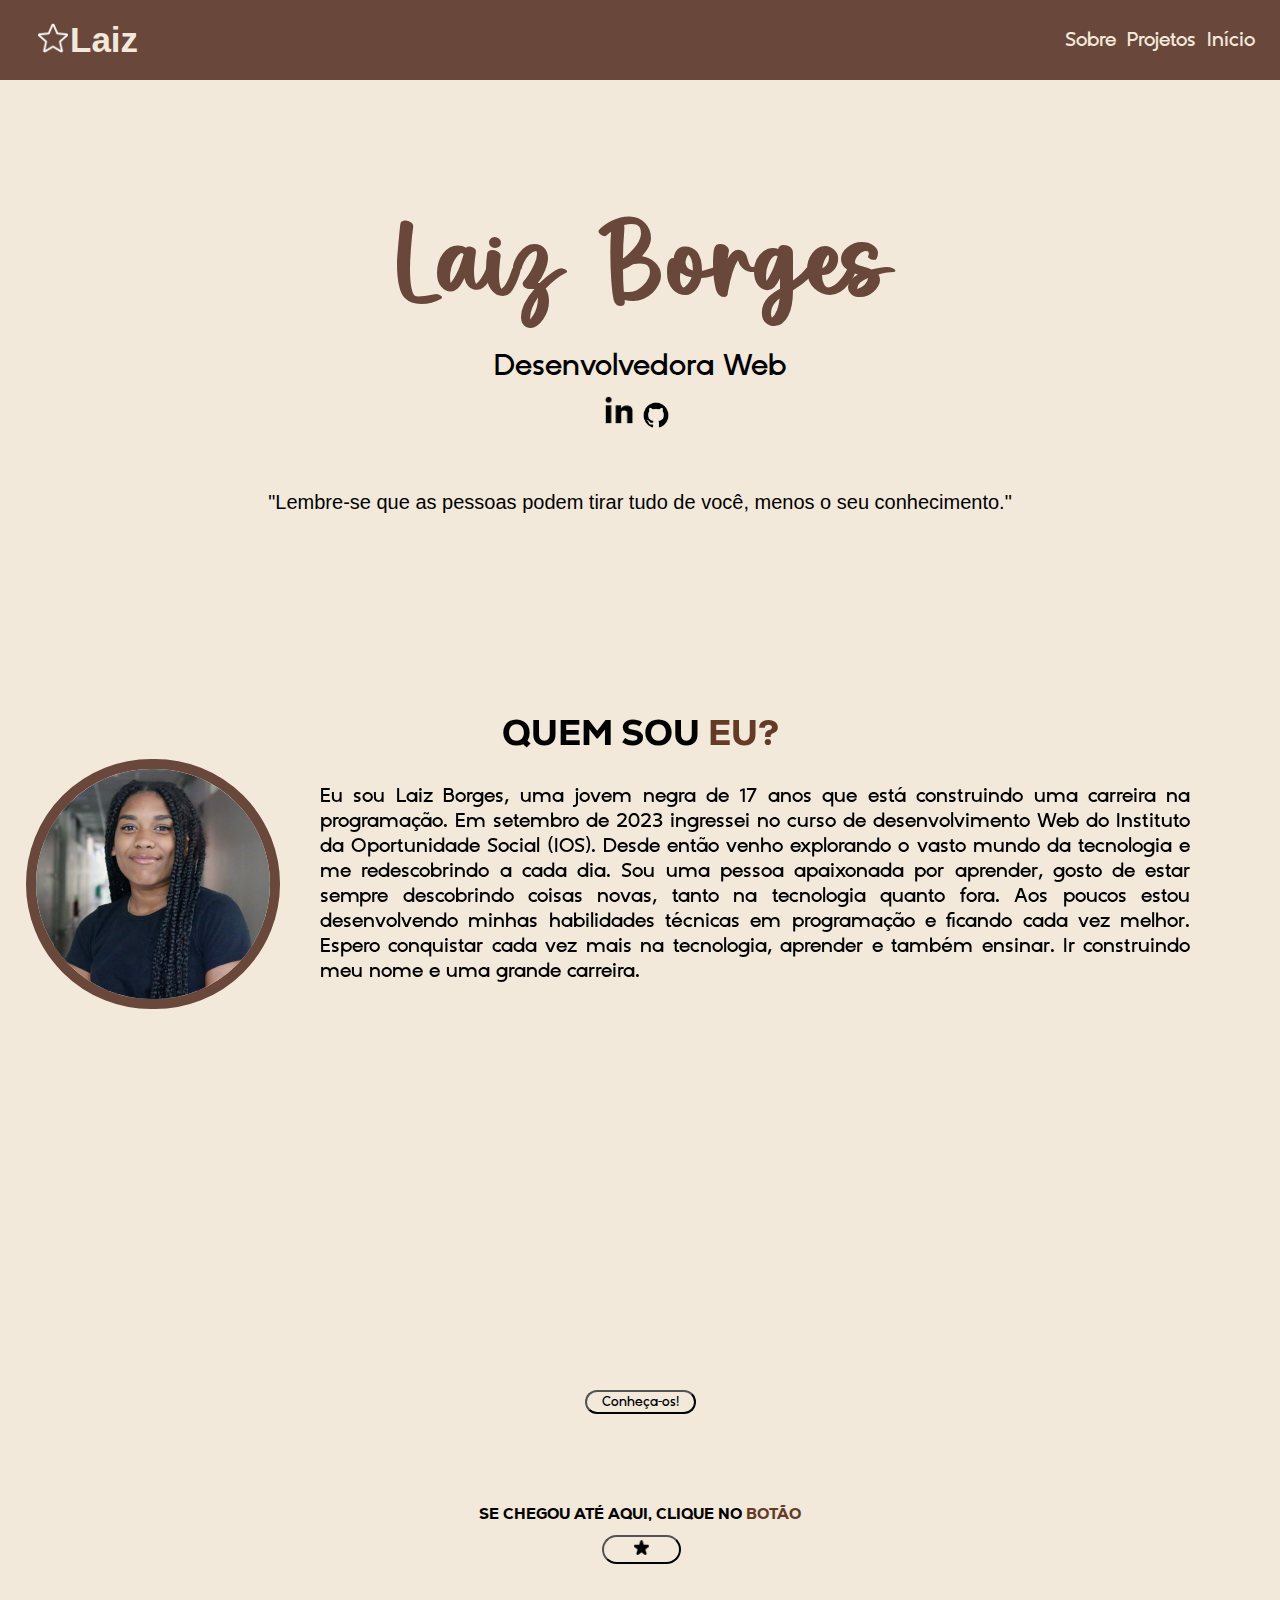
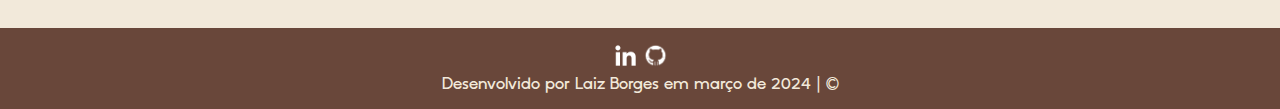
<file: index.html>
<!DOCTYPE html>
<html lang="pt-br">

<head>
    <meta charset="UTF-8">
    <meta name="viewport" content="width=device-width, initial-scale=1.0">
    <link rel="stylesheet" href="style.css">
    <link rel="icon iconcut" href="img/estrela.png">
    <link href="https://unpkg.com/aos@2.3.1/dist/aos.css" rel="stylesheet">
    <script src="https://unpkg.com/aos@2.3.1/dist/aos.js"></script>
    <title>Portfolio Laiz</title>




</head>

<body>

    <header>
        <div class="imgheader"> <img src="img/strela.png" alt="">
            <h1> Laiz </h1>
        </div>


        <div class="nac">
            <nav>
                <a href="#sobre">Sobre</a>
                <a href="#projetos">Projetos</a>
                <a href="#pri">Início</a>
            </nav>


    </header>

    <main>
        <div class="h2">
            <h2 id="pri"> Laiz Borges </h2>
            <P> Desenvolvedora Web</P>
        </div>

        <div class="mainimg">

            <a
                href="https://www.linkedin.com/in/laiz-borges-2262a12b3?utm_source=share&utm_campaign=share_via&utm_content=profile&utm_medium=android_app">
                <div class="lin"> <img src="img/linkedein.png" alt=""> </div>
            </a>


            <a href="https://github.com/laizborges">
                <div class="git"> <img src="img/github.png" alt=""> </div>
            </a>
        </div>
        <div class="pmain">
            <p>"Lembre-se que as pessoas podem tirar tudo de você, menos o seu conhecimento." </p>
        </div>
    </main>




    <section data-aos="fade-right">
        <h3 id="sobre">
            QUEM SOU <span>EU?</span>
        </h3>

        <div class="eu"> <img src="img/lali.jfif" alt="">

            <P>Eu sou Laiz Borges, uma jovem negra de 17 anos que está construindo uma carreira na programação.
                Em setembro de 2023 ingressei no curso de desenvolvimento Web do Instituto da Oportunidade Social (IOS).
                Desde então venho explorando o vasto mundo da tecnologia e me redescobrindo a cada dia.
                Sou uma pessoa apaixonada por aprender, gosto de estar sempre descobrindo coisas novas, tanto na
                tecnologia quanto fora.
                Aos poucos estou desenvolvendo minhas habilidades técnicas em programação e ficando cada vez melhor.
                Espero conquistar cada vez mais na tecnologia, aprender e também ensinar. Ir construindo meu nome e uma
                grande carreira.</P>
        </div>
    </section>

    <h4 data-aos="fade-right"> SOFT & HARD
        <span>SKILLS</span>
    </h4>
    <div class="softehard">
        <div class="soft" data-aos="fade-right">
            <div class="s1">
                <p>Comunicação <img src="img/megafone.png" alt="" height="25px"></p>
                <P>Liderança <img src="img/lider.png" alt="" height="25px"></P>
                <p>Trabalho em equipe <img src="img/trabalho em equipe.png" alt="" height="25px"></p>

            </div>
            <br>
            <div class="s2">
                <p> Organização <img src="img/lista.png" alt="" height="25px"></p>
                <p> Produtividade <img src="img/produ.png" alt="" height="25px"></p>
                <p> Pensamento Crítico <img src="img/pensamento.png" alt="" height="25px"></p>

            </div>
        </div>
        <div class="hard" data-aos="fade-right">
            <div class="a1">
                <img src="img/htmlpreto.png" alt="" height="87px">

                <img src="img/csspngpreto.png" alt="" height="75px">

                <img src="img/jasss.jpg" alt="" height="65px">

                <img src="img/phppp-removebg-preview.png" alt="" height="70px">

                <img src="img/bootstrap.png" alt="" height="75px">

            </div>
        </div>
    </div>




    <h5 id="projetos" data-aos="fade-right">MEUS <span>PROJETOS</span></h5>
    <div class="ph5" data-aos="fade-right">
        <p>Inciei na programação em setembro de 2023 sem saber muita coisa. Aos poucos fui me desenvolvendo e meus
            projetos são a prova viva disso, a cada projeto tento me superar e dar o melhor de mim para ficar cada vez
            melhor. Cada projeto meu tem um pedaço de mim, do meu tempo e esforço.
            Acredito que a Eu de 2023 que não sabia nada de programação teria orgulho da Eu de hoje e de como evolui e
            continuarei me dedicando para evoluir mais.</p>
    </div>
    <div class="btn2"><a href="projetos.html"> <button class="btn">Conheça-os!</button> </a></div>




    <script>
        AOS.init();
    </script>


    <h6>SE CHEGOU ATÉ AQUI, CLIQUE NO <span> BOTÃO</span> </h6>
    <button id="btn" onclick="funcao()"><img src="img/estrela.png" alt="" height="15px"></button>
    <script type="text/javascript">
        function funcao() {
            alert("Obrigada pela visita!")
        }



    </script>





    <footer>
        <div class="fotimg">

            <a
                href="https://www.linkedin.com/in/laiz-borges-2262a12b3?utm_source=share&utm_campaign=share_via&utm_content=profile&utm_medium=android_app"><img
                    src="img/linkedinbranco.png" alt="" height="25px"></a>

            <a href="https://github.com/laizborges"> <img src="img/githubbranco.jpg" alt="" height="25px"> </a>
        </div>
        <p> Desenvolvido por Laiz Borges em março de 2024 | &copy;</p>




    </footer>
</body>

</html>
</file>
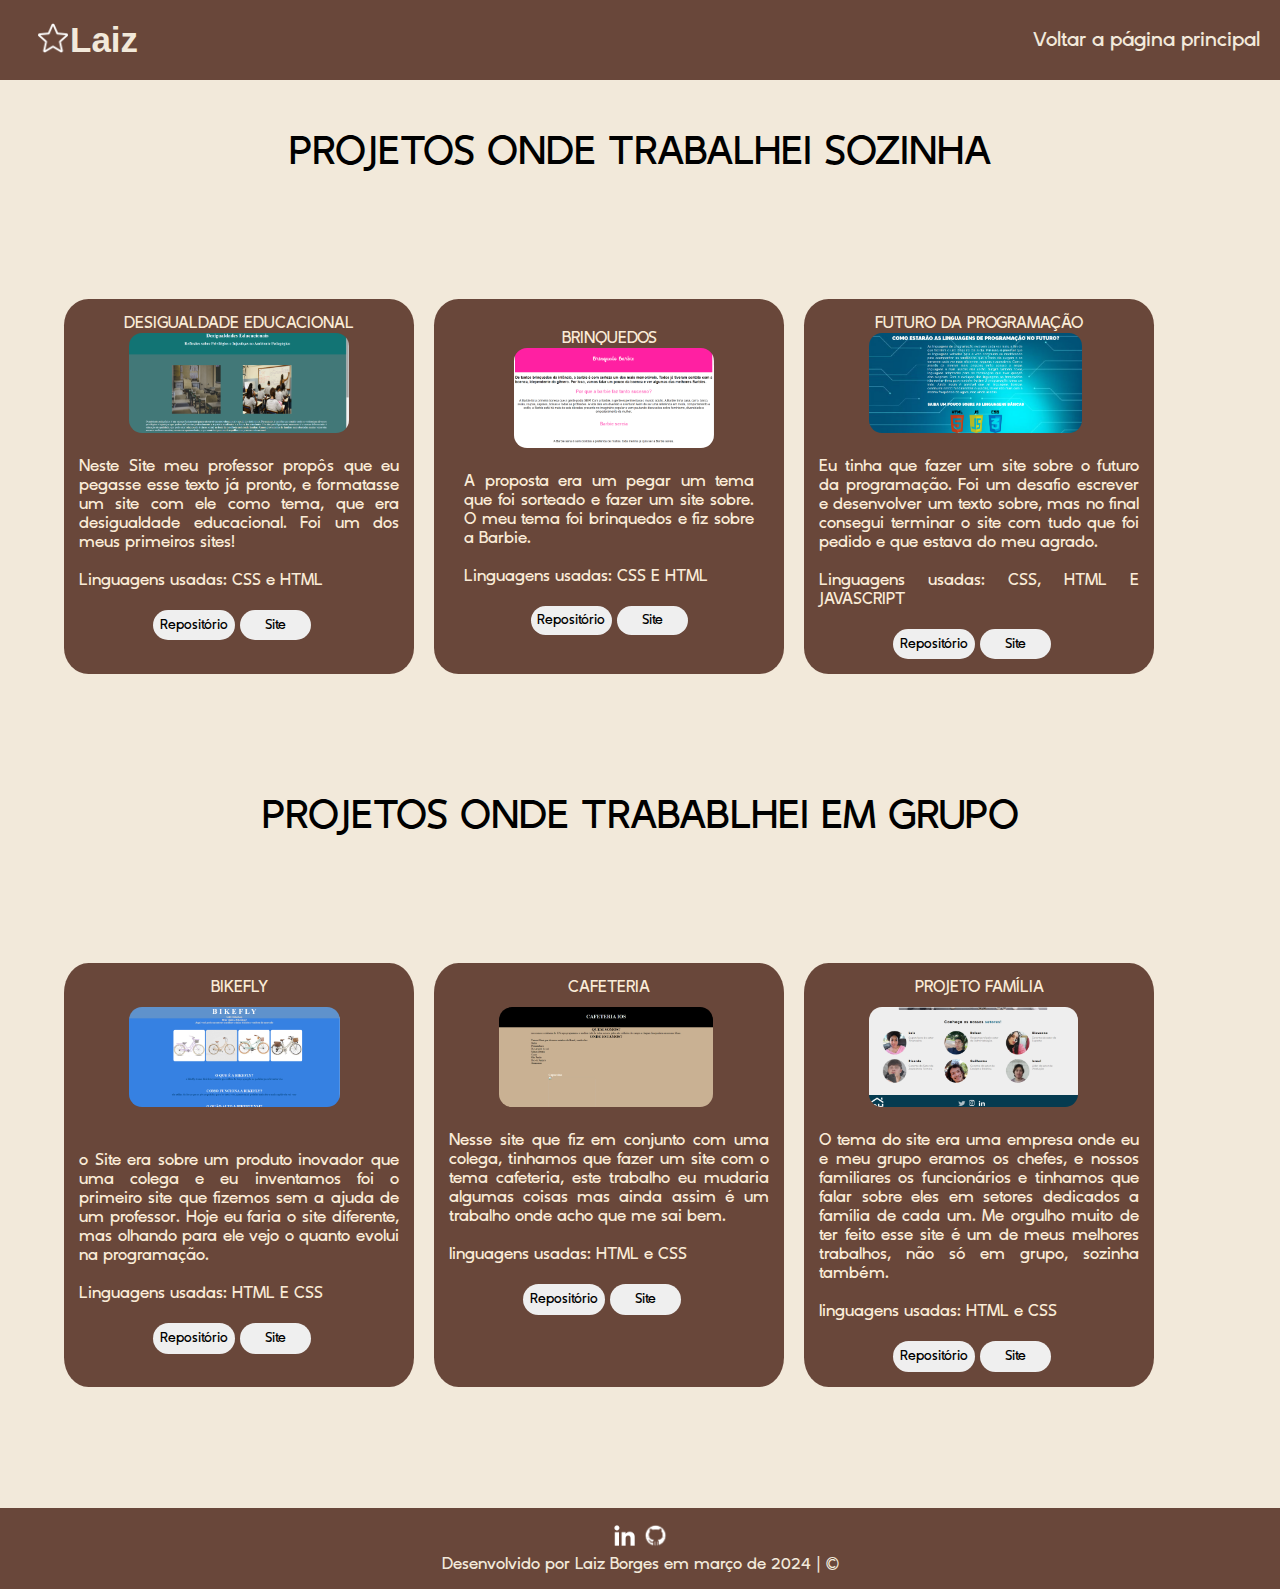
<file: projetos.html>
<!DOCTYPE html>
<html lang="pt-br">

<head>
    <meta charset="UTF-8">
    <meta name="viewport" content="width=device-width, initial-scale=1.0">
    <link rel="icon iconcut" href="img/estrela.png">
    <link rel="stylesheet" href="projetos.css">
    <title>Projetos</title>
</head>

<body>

    <header id="inicio">
        <div class="imgheader"> <img src="img/strela.png" alt="">
            <h1> Laiz </h1>
        </div>
        <a href="index.html">Voltar a página principal</a>

    </header>



    <h2> PROJETOS ONDE TRABALHEI SOZINHA </h2>
    <div class="trabs">
        <div class="ts1">

            <h4>DESIGUALDADE EDUCACIONAL </h4> <img src="img/desigual.PNG" alt="" height="100px">
            <br>
            <br>
            <p>Neste Site meu professor propôs que eu pegasse esse texto já pronto, e formatasse um site com ele como
                tema, que era desigualdade educacional. Foi um dos meus primeiros sites!
                <br>
                <br>

                Linguagens usadas: CSS e HTML
            </p>
            <div class="aa">
                <a href="https://github.com/laizborges/desigualdadeeducacional"><button>Repositório</button></a>
                <a href="https://laizborges.github.io/desigualdadeeducacional/"><button class="ba">Site</button></a>
            </div>
        </div>


        <div class="ts2">
            <h4>BRINQUEDOS </h4> <img src="img/barbie.PNG" alt="" height="100px" width="200px">
            <br>
            <br>
            <p>A proposta era um pegar um tema que foi sorteado e fazer um site sobre. O meu tema foi brinquedos e fiz
                sobre a Barbie.
                <br>
                <br>
                Linguagens usadas: CSS E HTML
            </p>
            <div class="aa">
                <a href="https://github.com/laizborges/brinquedos-nov-2023"><button>Repositório </button></a>
                <a href="https://laizborges.github.io/brinquedos-nov-2023/"><button class="ba">Site</button></a>
            </div>
        </div>


        <div class="ts3">
            <h4>FUTURO DA PROGRAMAÇÃO </h4> <img src="img/futuro.PNG" alt="" height="100px">
            <br>
            <br>
            <p> Eu tinha que fazer um site sobre o futuro da programação. Foi um desafio escrever e
                desenvolver um texto sobre, mas no final consegui terminar o site com tudo que foi pedido e que estava
                do
                meu agrado.
                <br>
                <br>

                Linguagens usadas: CSS, HTML E JAVASCRIPT
            </p>
            <div class="aa"> <a
                    href="https://github.com/laizborges/futurodaproga-fev-24"><button>Repositório</button></a>
                <a href="https://laizborges.github.io/futurodaproga-fev-24/"><button class="ba">Site</button></a>
            </div>
        </div>
    </div>
    <br> <br> <br>
    <h3>PROJETOS ONDE TRABABLHEI EM GRUPO</h3>

    <div class="trabemgrupo">

        <div class="tg1">
            <h4>BIKEFLY </h4><img src="img/bi.PNG" alt="" height="100px">
            <br>
            <br>
            <p>o Site era sobre um produto inovador que uma colega e eu inventamos
                foi o primeiro site que fizemos sem a ajuda de um professor.
                Hoje eu faria o site diferente, mas olhando para ele vejo o quanto evolui na programação. </p>
            <br>


            <p>Linguagens usadas: HTML E CSS</p>
            <div class="aa">
                <a href="https://github.com/laizborges/bikefly-out-2023"><button>Repositório</button></a>
                <a href="https://laizborges.github.io/bikefly-out-2023/"><button class="ba">Site</button></a>
            </div>

        </div>






        <div class="tg2">
            <h4>CAFETERIA </h4> <img src="img/cafeteria.PNG" alt="" height="100px">
            <br>
            <br>

            <p>Nesse site que fiz em conjunto com uma colega, tinhamos que fazer um site com o tema cafeteria, este
                trabalho eu mudaria algumas coisas mas ainda assim é um trabalho onde acho que me sai bem.
                <br>
                <br>
                linguagens usadas: HTML e CSS
            </p>
            <div class="aa"> <a href="https://github.com/laizborges/cafeteria-nov2023"><button>Repositório</button></a>
                <a href="https://laizborges.github.io/cafeteria-nov2023/"><button class="ba ">Site</button></a>
            </div>
        </div>
        <div class="tg3">
            <h4>PROJETO FAMÍLIA </h4> <img src="img/projetofamilia.PNG" alt="" height="100px">
            <br>
            <br>

            <p>O tema do site era uma empresa onde eu e meu grupo eramos os chefes, e nossos familiares os funcionários
                e
                tinhamos que falar sobre eles em setores dedicados a família de cada um. Me orgulho muito de ter feito
                esse site é um de meus melhores trabalhos, não só em grupo, sozinha também.
                <br>
                <br>
                linguagens usadas: HTML e CSS
            </p>
            <div class="aa">
                <a
                    href="https://github.com/laizborges/projetofamilia-dezembro-2023/settings/pages"><button>Repositório</button></a>
                <a href="https://laizborges.github.io/projetofamilia-dezembro-2023/"><button
                        class="ba">Site</button></a>
            </div>
        </div>
    </div>



    </div>







    <footer>
        <div class="fotimg">

            <a
                href="https://www.linkedin.com/in/laiz-borges-2262a12b3?utm_source=share&utm_campaign=share_via&utm_content=profile&utm_medium=android_app">
                <img src="img/linkedinbranco.png" alt="" height="25px"> </a>
       
            <a href="https://github.com/laizborges"> <img src="img/githubbranco.jpg" alt="" height="25px"> </a>
        </div>
        <p> Desenvolvido por Laiz Borges em março de 2024 | &copy;</p>






</body>

</html>
</file>
<file: style.css>
@charset "utf-8";

* {
    margin: 0;
    padding: 0%;
    box-sizing: border-box;
}

:root {
    --color1: #d7bc97;
    --color2: #3f2c25;
    --color3: #cc946b;
    --color4: #69473a;
    --color5: #f2e9da;
}

@media (prefers-reduced-motion: no-preference) {
    html {
        scroll-behavior: smooth;
    }
}

h3:target {
    scroll-margin-top: .8em;


}

@font-face {
    font-family: milker;
    src: url(milker/Milker.otf);
}

@font-face {
    font-family: peanut_butter_2;
    src: url(peanut_butter_2/Peanut\ Butter.ttf);
}

@font-face {
    font-family: zt_gatha;
    src: url(zt_gatha/ZTGatha-SemiBold.otf);
}

@font-face {
    font-family: nexa;
    src: url(nexa/Nexa-Heavy.ttf);
}

header {

    display: flex;
    background-color: #69473a;
    justify-content: space-between;
    padding: 20px;
    align-items: center;
    font-family: zt_gatha;
    position: fixed;
    top: 0px;
    left: 0px;
    width: 100%;
    z-index: 1;
}

body {
    background-color: #f2e9da;
}

h1 {
    padding-right: 10px;
    color: #f2e9da;
    font-family: Arial, Helvetica, sans-serif;
    font-size: 35px;
}
.nac {
    display: flex;
    gap: 15px;
}

.mainimg img {
    height: 100px;
}

.mainimg {
    width: 100%;
    display: flex;
    flex-direction: row;
    justify-content: center;
    column-gap: 2px;
    margin-top: 10px;
  
}

.lin img {
    height: 30px;
}

.insta img {
    height: 20px;
    margin-top: 10px;
    margin-left: 5px;
}

.git img {
    height: 40px;
}

.h2 h2 {
    font-family: peanut_butter_2;
    font-size: 120px;
    font-weight: 100;
    text-align: center;
    color: #69473a;
    margin-top: 190px;
}

.h2 p {
    text-align: center;
    font-size: 30px;
    font-family: zt_gatha;
    color: #000000;
    margin-top: 20px;
}

.eu {
    display: flex;
    align-items: center;
    column-gap: 2px;
}

.eu img {
    border-radius: 500px;
    height: 250px;
    margin-left: 2%;
    border: solid 10px #69473a;
}

.eu p {
    font-size: 20px;
    font-family: zt_gatha;
    margin-left: 3%;
    margin-right: 7%;
    text-align: justify;


}

h3 {
    text-align: center;
    font-size: 35px;
    margin-top: 15%;
    font-family: nexa;
}

h5 {
    font-size: 35px;
    text-align: center;
    margin-top: 2%;
    font-family: nexa;
}

.ph5 p {
    text-align: justify;
    margin-left: 10%;
    margin-right: 10%;
    font-family: zt_gatha;
}

.btn2 {
    text-align: center;
    margin-bottom: 3%;
    font-family: zt_gatha;
}

.btn {
    font-family: zt_gatha;
    padding: 2px;
    background-color: #f2e9da;
    border-radius: 300px;
    padding-left: 15px;
    padding-right: 15px;
}

.btn:hover {
    background-color: #69473a ;
}

.pmain p {
    text-align: center;
    font-size: 20px;
    font-family: Arial, Helvetica, sans-serif;
    margin-top: 4%;


}

.imgheader img {
    height: 30px;
    margin-top: 3px;

}


.imgheader {
    display: flex;
    column-gap: 2px;
    margin-left: 18px;

}

h4 {
    margin-top: 20px;
    text-align: center;
    font-size: 35px;
    font-family: nexa;
}

.megafone img {
    height: 30px;
    animation-name: zoom;

}

.soft {
    margin-left: 6%;
    font-family: zt_gatha;
}

.hard {
    display: flex;
    align-items: center;
    justify-content: center;

}

.s1 {
    display: flex;
    flex-direction: row;
    padding-left: 50px;
    gap: 20px;
    justify-items: center;

}

.s2 {
    display: flex;
    flex-direction: row;
    padding-left: 50px;
    gap: 20px;
    justify-items: center;

}

.js img {
    margin-top: 13px;
    margin-left: 2px;
}


.a1 {

    display: flex;
    flex-direction: row;
    align-items: center;
    justify-content: center;
    gap: 10px;


}

.softehard {
    display: flex;
    align-items: center;
    margin-left: 8%;
    margin-bottom: 7%;
}

.soft {
    position: relative;
    padding-right: 20px;
}

.soft::after {
    content: " ";
    display: inline;
    height: 100%;
    width: 3px;
    background-color: #69473a;
    position: absolute;
    right: 4px;
    top: 1px;

}

span {
    color: #643b27;
}

nav {
    display: flex;
    justify-content: space-around;
    width: 200px;
}

a {
    color: #f2e9da;
    font-size: 20px;
    text-decoration: none;
}

a:hover {
    color: #252323;
}



footer {
    background-color: #69473a;
    text-align: center;
    color: #f2e9da;
    font-family: zt_gatha;
    padding: 15px;

}

h6 {
    text-align: center;
    font-size: 15px;
    margin-top: 7%;
    font-family: nexa;
}

.mainimg img:hover {
   transform: translateY(-10px);
    transition: ease-in .4s;
}

.fotimg img:hover {
    transform: translateY(-10px);
     transition: ease-in .2s;
 }
#btn {
    margin-left: 47%;
    margin-bottom: 5%;
    background-color: #f2e9da;
    border-radius: 300px;
    padding: 3px;
    font-family: zt_gatha;
    margin-top: 10px;
    padding-left: 30px;
    padding-right: 30px;

}

.js img {
    height: 65px;
    margin-top: 20px;
}

.js {
    display: flex;
    flex-direction: column;
}


#btn:hover {
    background-color: #69473a;
}




@keyframes zoom {
    from {
        scale: 1.0;
    }

    to {
        scale: 1.1;
    }
}

@media (max-width: 450px) {

    .eu {
        flex-direction: column;
    }
    .eu p{
        margin-right: 10%;
        margin-left: 10%;
        margin-top: 10px;
    }

    .soft {
        margin-top: 20px;
        margin-bottom: 30px;
    }

    .softehard {
        margin-right: 40px;
        flex-direction: column;
    }

    .soft::after {
        background-color: #f2e9da;
    }

    #btn {
       margin-left: 40%; 
    }
}
</file>
<file: projetos.css>
@charset "utf-8";

* {
    margin: 0;
    padding: 0%;
    box-sizing: border-box;
}

@font-face {
    font-family: zt_gatha;
    src: url(zt_gatha/ZTGatha-SemiBold.otf);
}

header {

    display: flex;
    background-color: #69473a;
    justify-content: space-between;
    padding: 20px;
    align-items: center;
    font-family: zt_gatha;
    position: fixed;
    top: 0px;
    left: 0px;
    width: 100%;
    z-index: 1;
}

body {
    background-color: #f2e9da;
}

.imgheader img {
    height: 30px;
    margin-top: 3px;

}

.imgheader {
    display: flex;
    column-gap: 2px;
    margin-left: 18px;
}

h1 {


    color: #f2e9da;
    font-family: Arial, Helvetica, sans-serif;
    font-size: 35px;
}


h2 {
    color: rgb(0, 0, 0);
    font-family: zt_gatha;
    text-align: center;
    margin-top: 10%;
    font-size: 40px;

}

a {
    color: #f2e9da;
    font-size: 20px;
    text-decoration: none;
}

a:hover {
    color: #000000;
}

.trabs img {
    margin-left: 50px;
    border-radius: 13px;

}

.trabs {
    display: flex;
    font-family: zt_gatha;
    text-align: justify;
    gap: 20px;
    margin: auto;
    padding-left: 5%;

}

.ts1 {
    margin-top: 10%;
    background-color: #69473a;
    color: antiquewhite;
    border-radius: 7%;
    width: 350px;
    padding: 15px;
}


.ts2 {
    margin-top: 10%;
    background-color: #69473a;
    color: antiquewhite;
    border-radius: 7%;
    width: 350px;
    padding: 30px;
}


.ts3 {
    margin-top: 10%;
    background-color: #69473a;
    color: antiquewhite;
    border-radius: 7%;
    width: 350px;
    padding: 15px;
}

h3 {
    color: rgb(0, 0, 0);
    font-family: zt_gatha;
    text-align: center;
    margin-top: 5%;
    font-size: 40px;
}

.trabemgrupo img {
    margin-left: 50px;
    border-radius: 13px;
    margin-top: 10px;

}

.trabemgrupo {
    display: flex;
    font-family: zt_gatha;
    gap: 20px;
    text-align: justify;
    margin: auto;
    padding-left: 5%;
}

.tg1 img {
    margin-bottom: 20px;
    margin-right: 30px;
}

.tg1 {
    margin-top: 10%;
    background-color: #69473a;
    
    color: antiquewhite;
    border-radius: 7%;
    width: 350px;
    padding: 15px;
    margin-bottom: 10%;

}

.tg2 {
    margin-top: 10%;
    background-color: #69473a;
    color: antiquewhite;
    border-radius: 7%;
    width: 350px;
    padding: 15px;
    margin-bottom: 10%;
}

.tg3 {
    margin-top: 10%;
    background-color: #69473a;
    color: antiquewhite;
    border-radius: 7%;
    width: 350px;
    padding: 15px;
    margin-bottom: 10%;
}

button {
    font-family: zt_gatha;
    padding: 3%;
    margin-top: 2%;
    border-radius: 10px;
    border: white;
     border-radius: 300px;
}

.aa {
    margin-left: 23%; 
   
}

button:hover {
    background-color: #69473a;
}

h4 {
    text-align: center;
}

footer {
    background-color: #69473a;
    text-align: center;
    color: #f2e9da;
    font-family: zt_gatha;
    padding: 15px;
}
.ba {
   padding-left: 25px;
   padding-right: 25px; 
   margin-top: 20px;
}
@media (max-width: 450px) {
    .trabs {
        display: flex;
        flex-direction: row;
        gap: 20px;
    }


    h2 {
        margin-top: 20%;
    }

    .trabemgrupo {
        flex-direction: column;
    }



}
</file>
